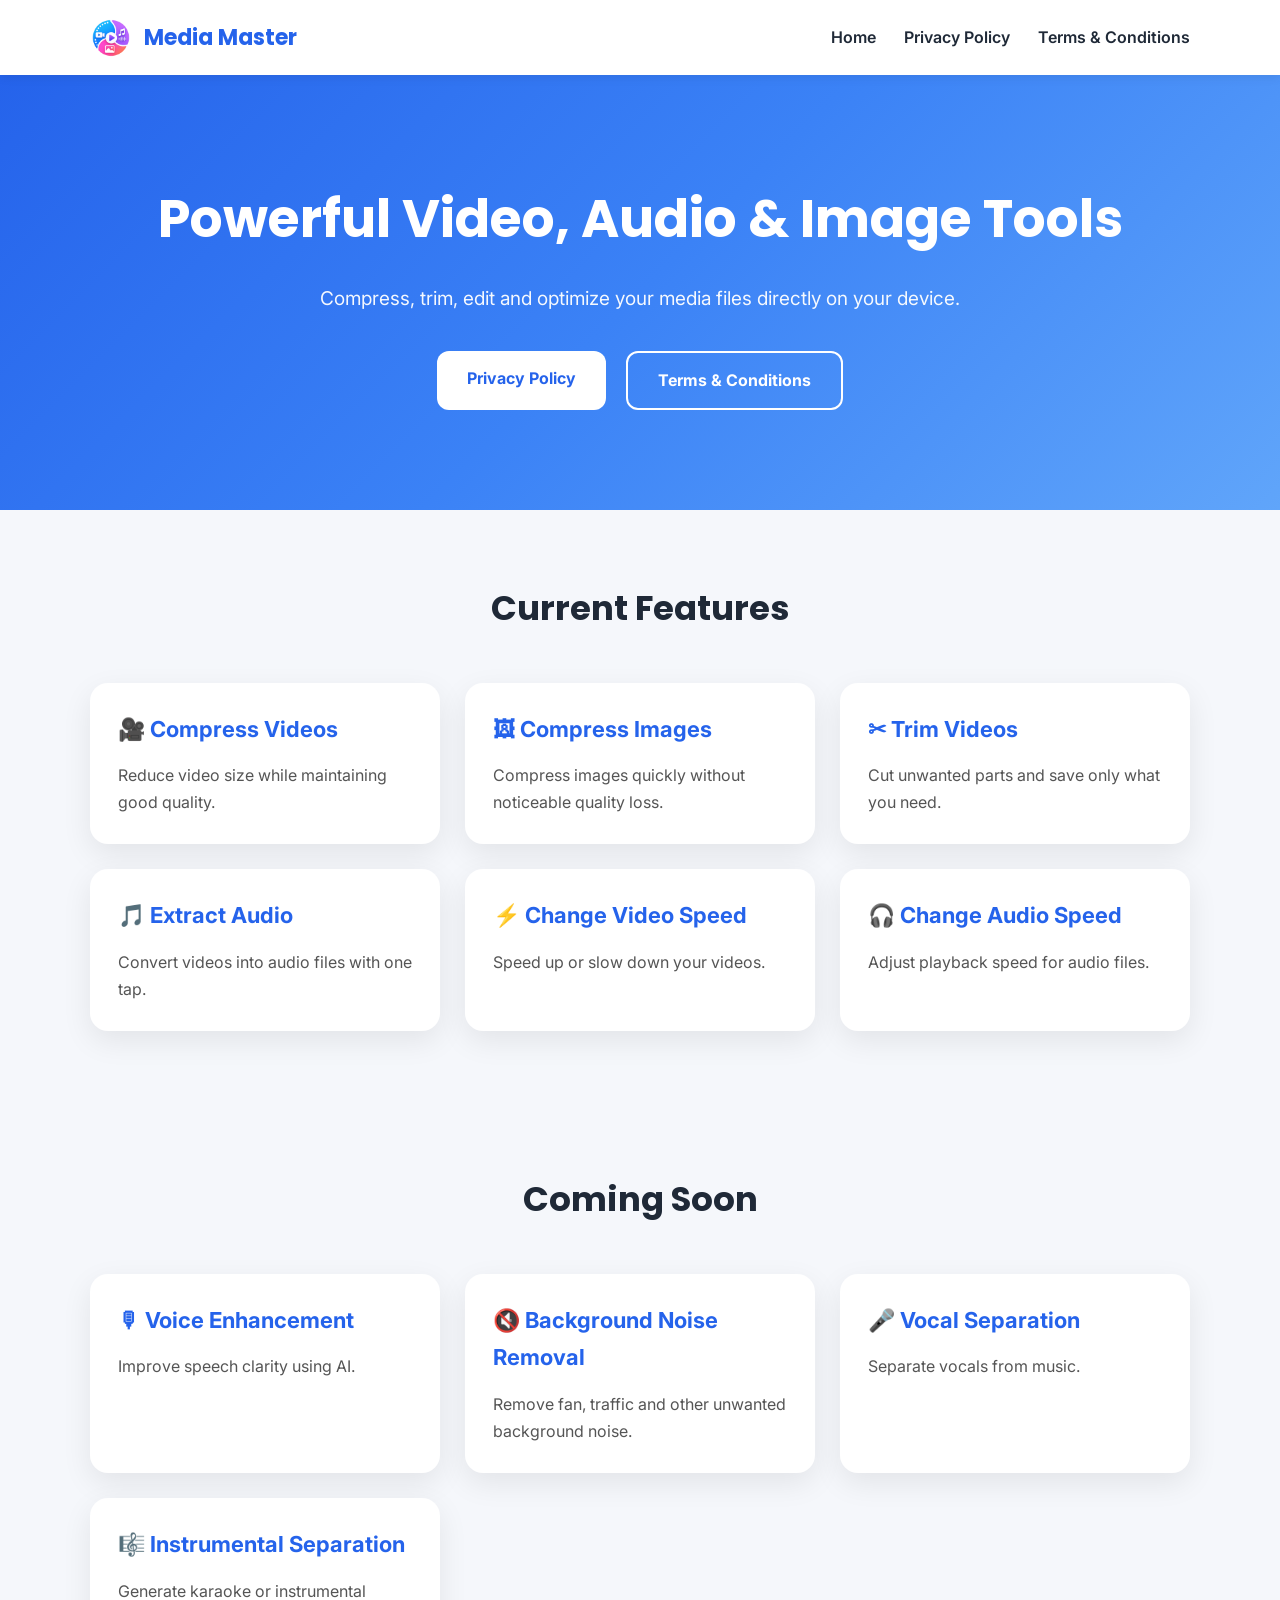
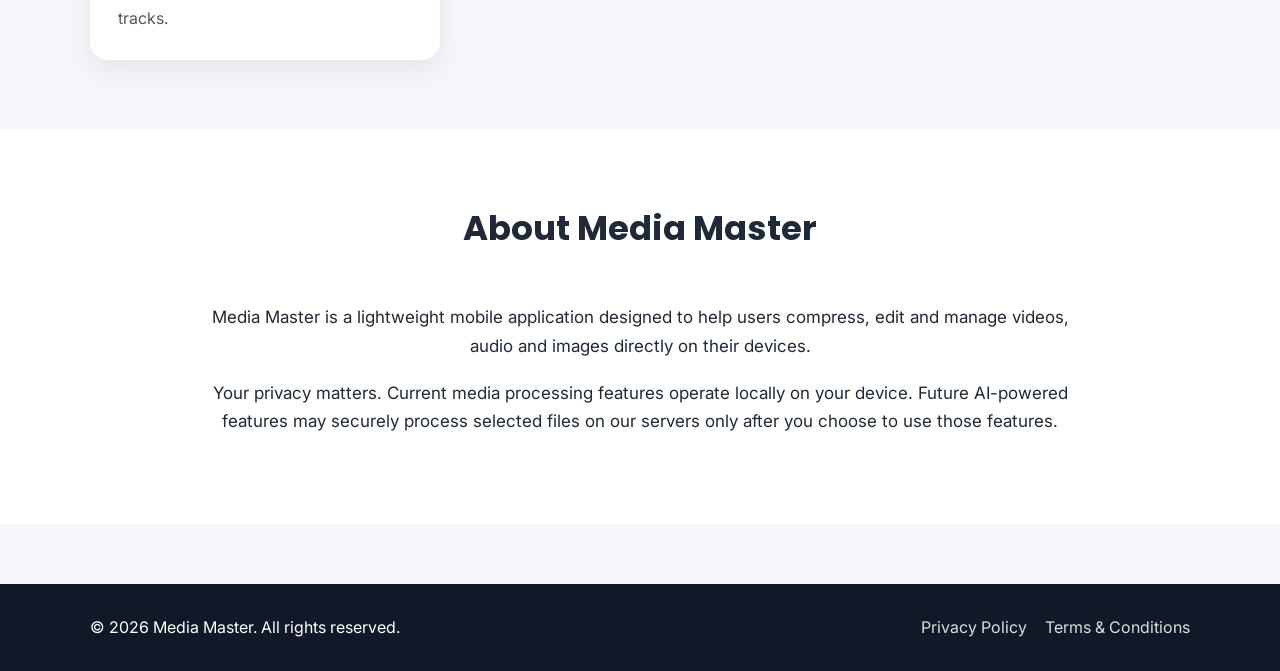
<file: index.html>
<!DOCTYPE html>
<html lang="en">
<head>
    <meta charset="UTF-8">
    <meta name="viewport" content="width=device-width, initial-scale=1.0">
    <title>Media Master | Video, Audio & Image Tools</title>

    <link rel="stylesheet" href="style.css">

    <meta name="description"
        content="Media Master helps you compress videos, compress images, trim videos, extract audio, change speed and more.">

</head>

<body>

<header>

    <div class="container nav">

        <div class="logo">

            <img src="logo.png" alt="Media Master">

            <span>Media Master</span>

        </div>

        <nav>

            <a href="index.html">Home</a>

            <a href="privacy.html">Privacy Policy</a>

            <a href="terms.html">Terms & Conditions</a>

        </nav>

    </div>

</header>

<section class="hero">

    <div class="container">

        <h1>Powerful Video, Audio & Image Tools</h1>

        <p>

            Compress, trim, edit and optimize your media files directly on your
            device.

        </p>

        <div class="buttons">

            <a href="privacy.html" class="btn">Privacy Policy</a>

            <a href="terms.html" class="btn btn-outline">Terms & Conditions</a>

        </div>

    </div>

</section>

<section class="container">

    <h2 class="section-title">Current Features</h2>

    <div class="grid">

        <div class="card">

            <h3>🎥 Compress Videos</h3>

            <p>
                Reduce video size while maintaining good quality.
            </p>

        </div>

        <div class="card">

            <h3>🖼 Compress Images</h3>

            <p>
                Compress images quickly without noticeable quality loss.
            </p>

        </div>

        <div class="card">

            <h3>✂ Trim Videos</h3>

            <p>
                Cut unwanted parts and save only what you need.
            </p>

        </div>

        <div class="card">

            <h3>🎵 Extract Audio</h3>

            <p>
                Convert videos into audio files with one tap.
            </p>

        </div>

        <div class="card">

            <h3>⚡ Change Video Speed</h3>

            <p>
                Speed up or slow down your videos.
            </p>

        </div>

        <div class="card">

            <h3>🎧 Change Audio Speed</h3>

            <p>
                Adjust playback speed for audio files.
            </p>

        </div>

    </div>

</section>

<section class="coming">

    <div class="container">

        <h2 class="section-title">Coming Soon</h2>

        <div class="grid">

            <div class="card">

                <h3>🎙 Voice Enhancement</h3>

                <p>
                    Improve speech clarity using AI.
                </p>

            </div>

            <div class="card">

                <h3>🔇 Background Noise Removal</h3>

                <p>
                    Remove fan, traffic and other unwanted background noise.
                </p>

            </div>

            <div class="card">

                <h3>🎤 Vocal Separation</h3>

                <p>
                    Separate vocals from music.
                </p>

            </div>

            <div class="card">

                <h3>🎼 Instrumental Separation</h3>

                <p>
                    Generate karaoke or instrumental tracks.
                </p>

            </div>

        </div>

    </div>

</section>

<section class="about">

    <div class="container">

        <h2 class="section-title">About Media Master</h2>

        <p>

            Media Master is a lightweight mobile application designed to help
            users compress, edit and manage videos, audio and images directly on
            their devices.

        </p>

        <p>

            Your privacy matters. Current media processing features operate
            locally on your device. Future AI-powered features may securely
            process selected files on our servers only after you choose to use
            those features.

        </p>

    </div>

</section>

<footer>

    <div class="container">

        <p>

            © 2026 Media Master. All rights reserved.

        </p>

        <div class="footer-links">

            <a href="privacy.html">Privacy Policy</a>

            <a href="terms.html">Terms & Conditions</a>

        </div>

    </div>

</footer>

</body>
</html>
</file>
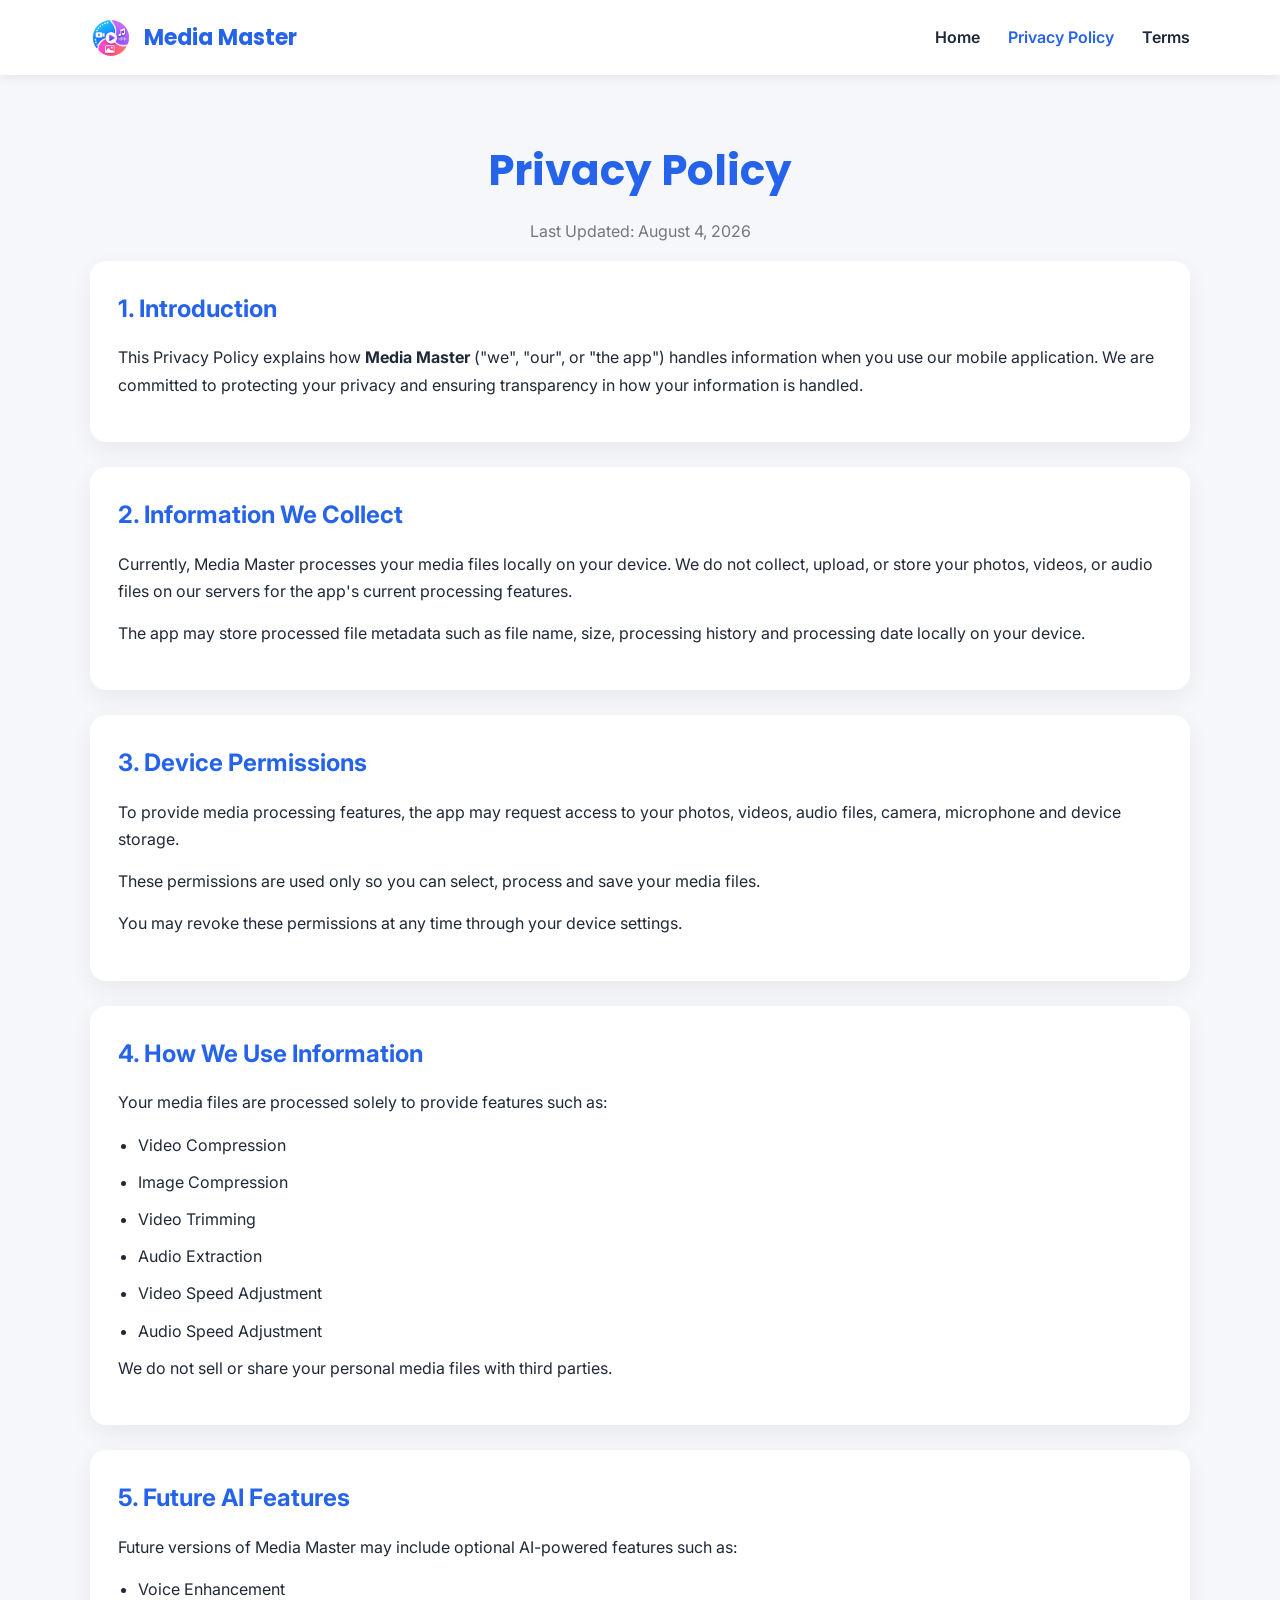
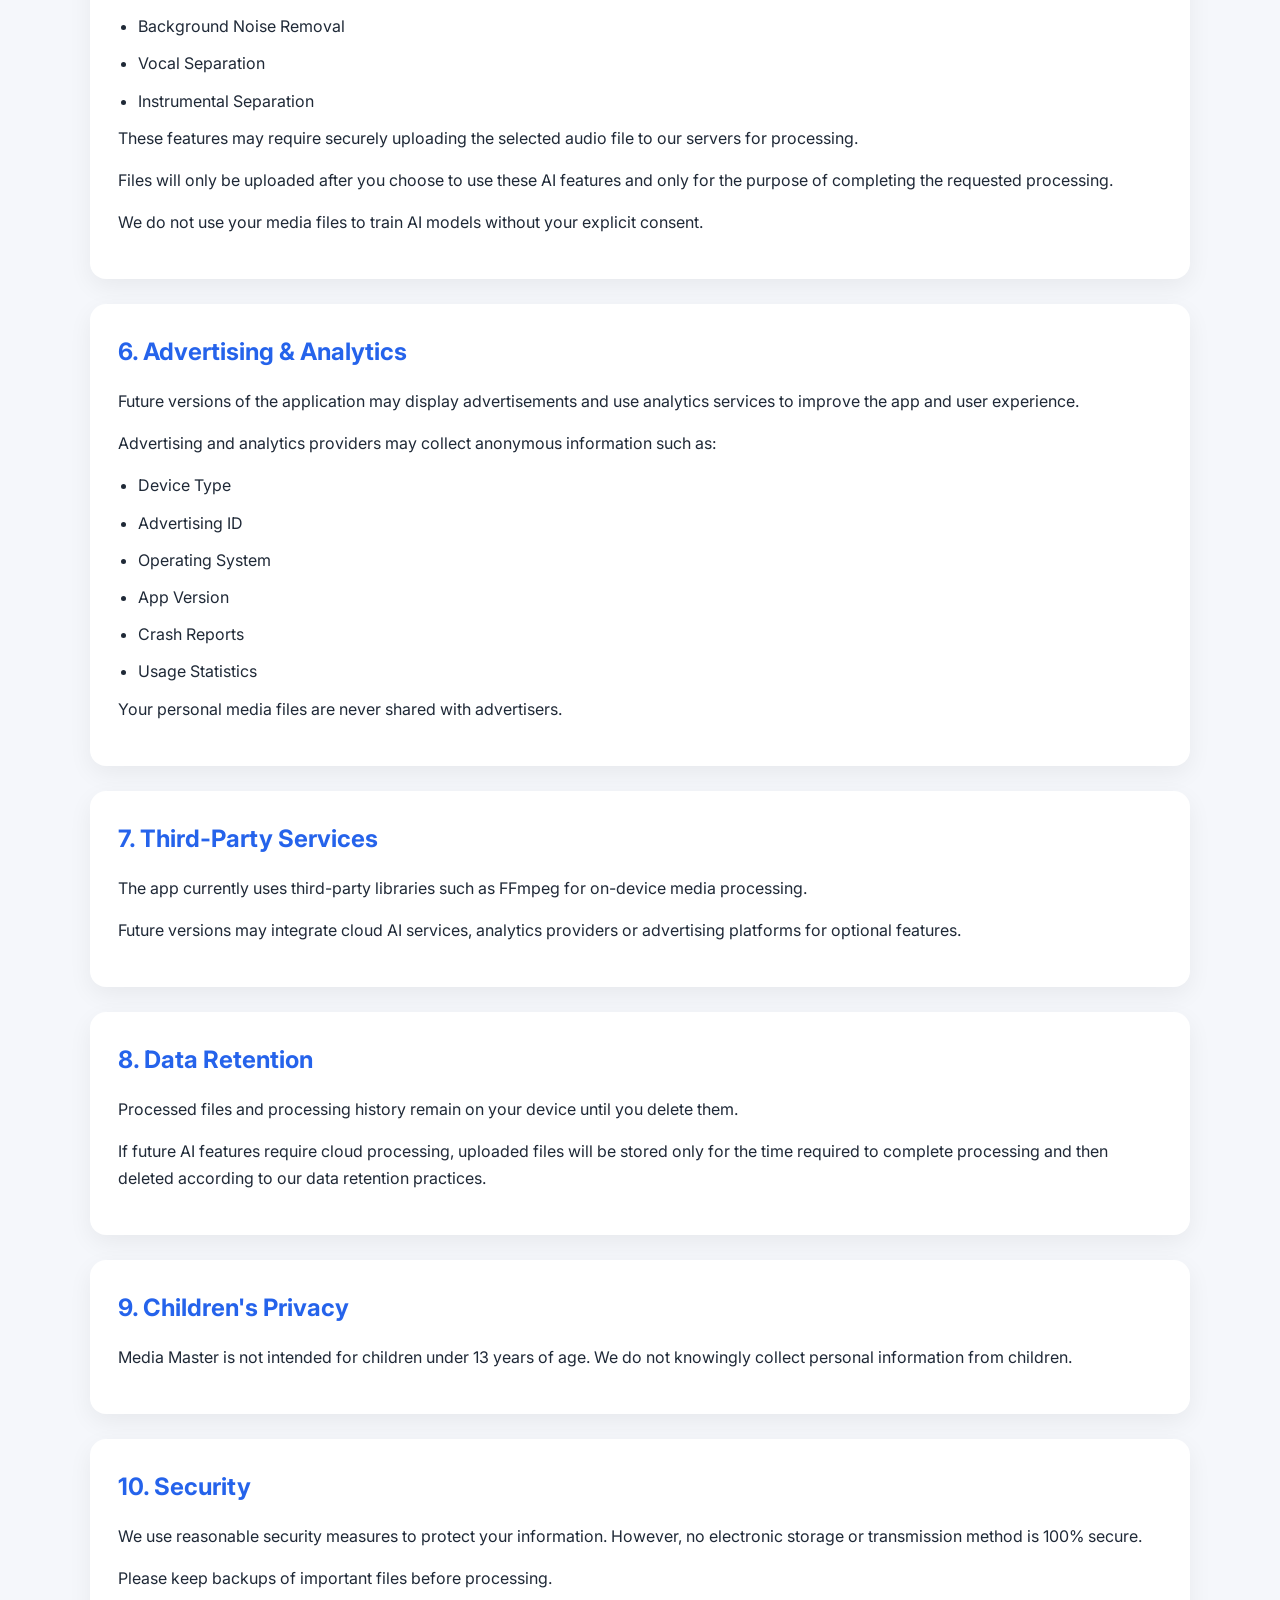
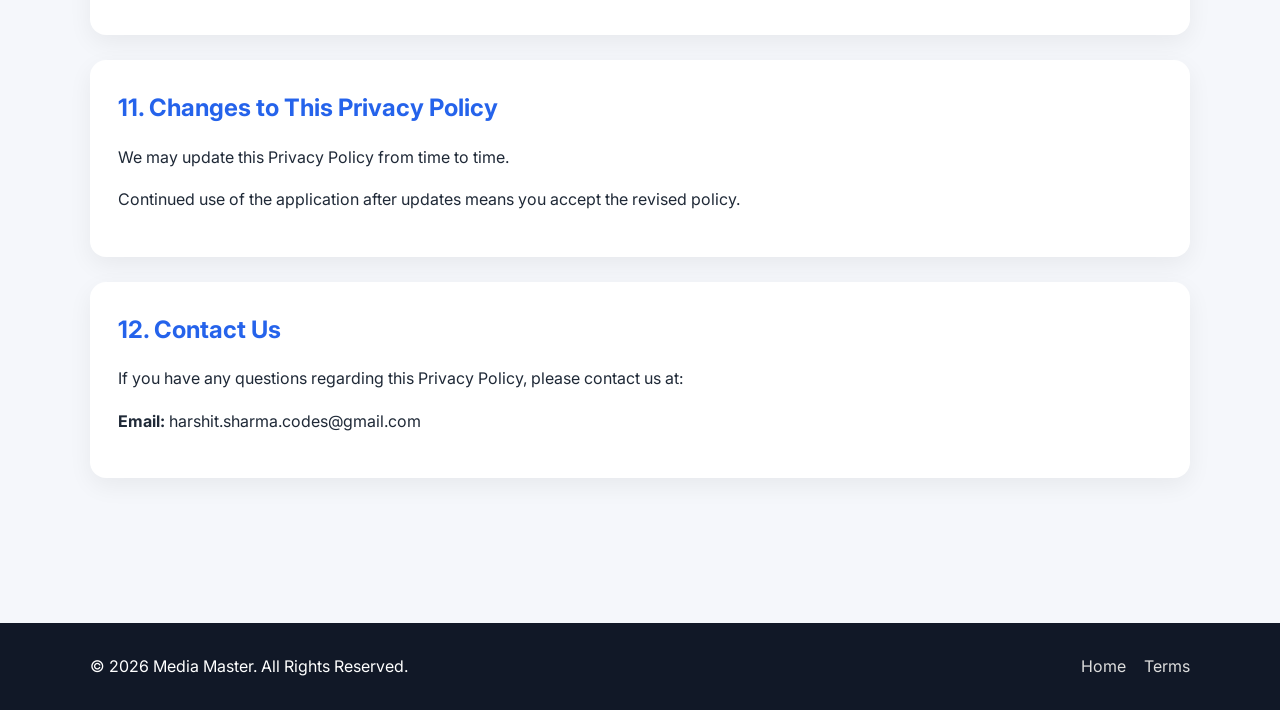
<file: privacy.html>
<!DOCTYPE html>
<html lang="en">

<head>
    <meta charset="UTF-8">
    <meta name="viewport" content="width=device-width, initial-scale=1.0">
    <title>Privacy Policy | Media Master</title>

    <link rel="stylesheet" href="style.css">
</head>

<body>

    <header>

        <div class="container nav">

            <div class="logo">
                <img src="logo.png" alt="Media Master">
                <span>Media Master</span>
            </div>

            <nav>
                <a href="index.html">Home</a>
                <a href="privacy.html" class="active">Privacy Policy</a>
                <a href="terms.html">Terms</a>
            </nav>

        </div>

    </header>

    <main class="container legal-page">

        <h1>Privacy Policy</h1>

        <p class="last-updated">
            Last Updated: August 4, 2026
        </p>

        <section>

            <h2>1. Introduction</h2>

            <p>
                This Privacy Policy explains how <strong>Media Master</strong>
                ("we", "our", or "the app") handles information when you use our
                mobile application. We are committed to protecting your privacy
                and ensuring transparency in how your information is handled.
            </p>

        </section>

        <section>

            <h2>2. Information We Collect</h2>

            <p>
                Currently, Media Master processes your media files locally on
                your device. We do not collect, upload, or store your photos,
                videos, or audio files on our servers for the app's current
                processing features.
            </p>

            <p>
                The app may store processed file metadata such as file name,
                size, processing history and processing date locally on your
                device.
            </p>

        </section>

        <section>

            <h2>3. Device Permissions</h2>

            <p>
                To provide media processing features, the app may request access
                to your photos, videos, audio files, camera, microphone and
                device storage.
            </p>

            <p>
                These permissions are used only so you can select, process and
                save your media files.
            </p>

            <p>
                You may revoke these permissions at any time through your device
                settings.
            </p>

        </section>

        <section>

            <h2>4. How We Use Information</h2>

            <p>
                Your media files are processed solely to provide features such
                as:
            </p>

            <ul>

                <li>Video Compression</li>

                <li>Image Compression</li>

                <li>Video Trimming</li>

                <li>Audio Extraction</li>

                <li>Video Speed Adjustment</li>

                <li>Audio Speed Adjustment</li>

            </ul>

            <p>
                We do not sell or share your personal media files with third
                parties.
            </p>

        </section>

        <section>

            <h2>5. Future AI Features</h2>

            <p>
                Future versions of Media Master may include optional AI-powered
                features such as:
            </p>

            <ul>

                <li>Voice Enhancement</li>

                <li>Background Noise Removal</li>

                <li>Vocal Separation</li>

                <li>Instrumental Separation</li>

            </ul>

            <p>
                These features may require securely uploading the selected audio
                file to our servers for processing.
            </p>

            <p>
                Files will only be uploaded after you choose to use these AI
                features and only for the purpose of completing the requested
                processing.
            </p>

            <p>
                We do not use your media files to train AI models without your
                explicit consent.
            </p>

        </section>

        <section>

            <h2>6. Advertising & Analytics</h2>

            <p>
                Future versions of the application may display advertisements
                and use analytics services to improve the app and user
                experience.
            </p>

            <p>
                Advertising and analytics providers may collect anonymous
                information such as:
            </p>

            <ul>

                <li>Device Type</li>

                <li>Advertising ID</li>

                <li>Operating System</li>

                <li>App Version</li>

                <li>Crash Reports</li>

                <li>Usage Statistics</li>

            </ul>

            <p>
                Your personal media files are never shared with advertisers.
            </p>

        </section>

        <section>

            <h2>7. Third-Party Services</h2>

            <p>
                The app currently uses third-party libraries such as FFmpeg for
                on-device media processing.
            </p>

            <p>
                Future versions may integrate cloud AI services, analytics
                providers or advertising platforms for optional features.
            </p>

        </section>

        <section>

            <h2>8. Data Retention</h2>

            <p>
                Processed files and processing history remain on your device
                until you delete them.
            </p>

            <p>
                If future AI features require cloud processing, uploaded files
                will be stored only for the time required to complete processing
                and then deleted according to our data retention practices.
            </p>

        </section>

        <section>

            <h2>9. Children's Privacy</h2>

            <p>
                Media Master is not intended for children under 13 years of age.
                We do not knowingly collect personal information from children.
            </p>

        </section>

        <section>

            <h2>10. Security</h2>

            <p>
                We use reasonable security measures to protect your information.
                However, no electronic storage or transmission method is 100%
                secure.
            </p>

            <p>
                Please keep backups of important files before processing.
            </p>

        </section>

        <section>

            <h2>11. Changes to This Privacy Policy</h2>

            <p>
                We may update this Privacy Policy from time to time.
            </p>

            <p>
                Continued use of the application after updates means you accept
                the revised policy.
            </p>

        </section>

        <section>

            <h2>12. Contact Us</h2>

<p>
    If you have any questions regarding this Privacy Policy, please contact us at:
</p>

<p>
    <strong>Email:</strong>
    <a href="mailto:harshit.sharma.codes@gmail.com">
        harshit.sharma.codes@gmail.com
    </a>
</p>

        </section>

    </main>

    <footer>

        <div class="container">

            <p>© 2026 Media Master. All Rights Reserved.</p>

            <div class="footer-links">
                <a href="index.html">Home</a>
                <a href="terms.html">Terms</a>
            </div>

        </div>

    </footer>

</body>

</html>
</file>
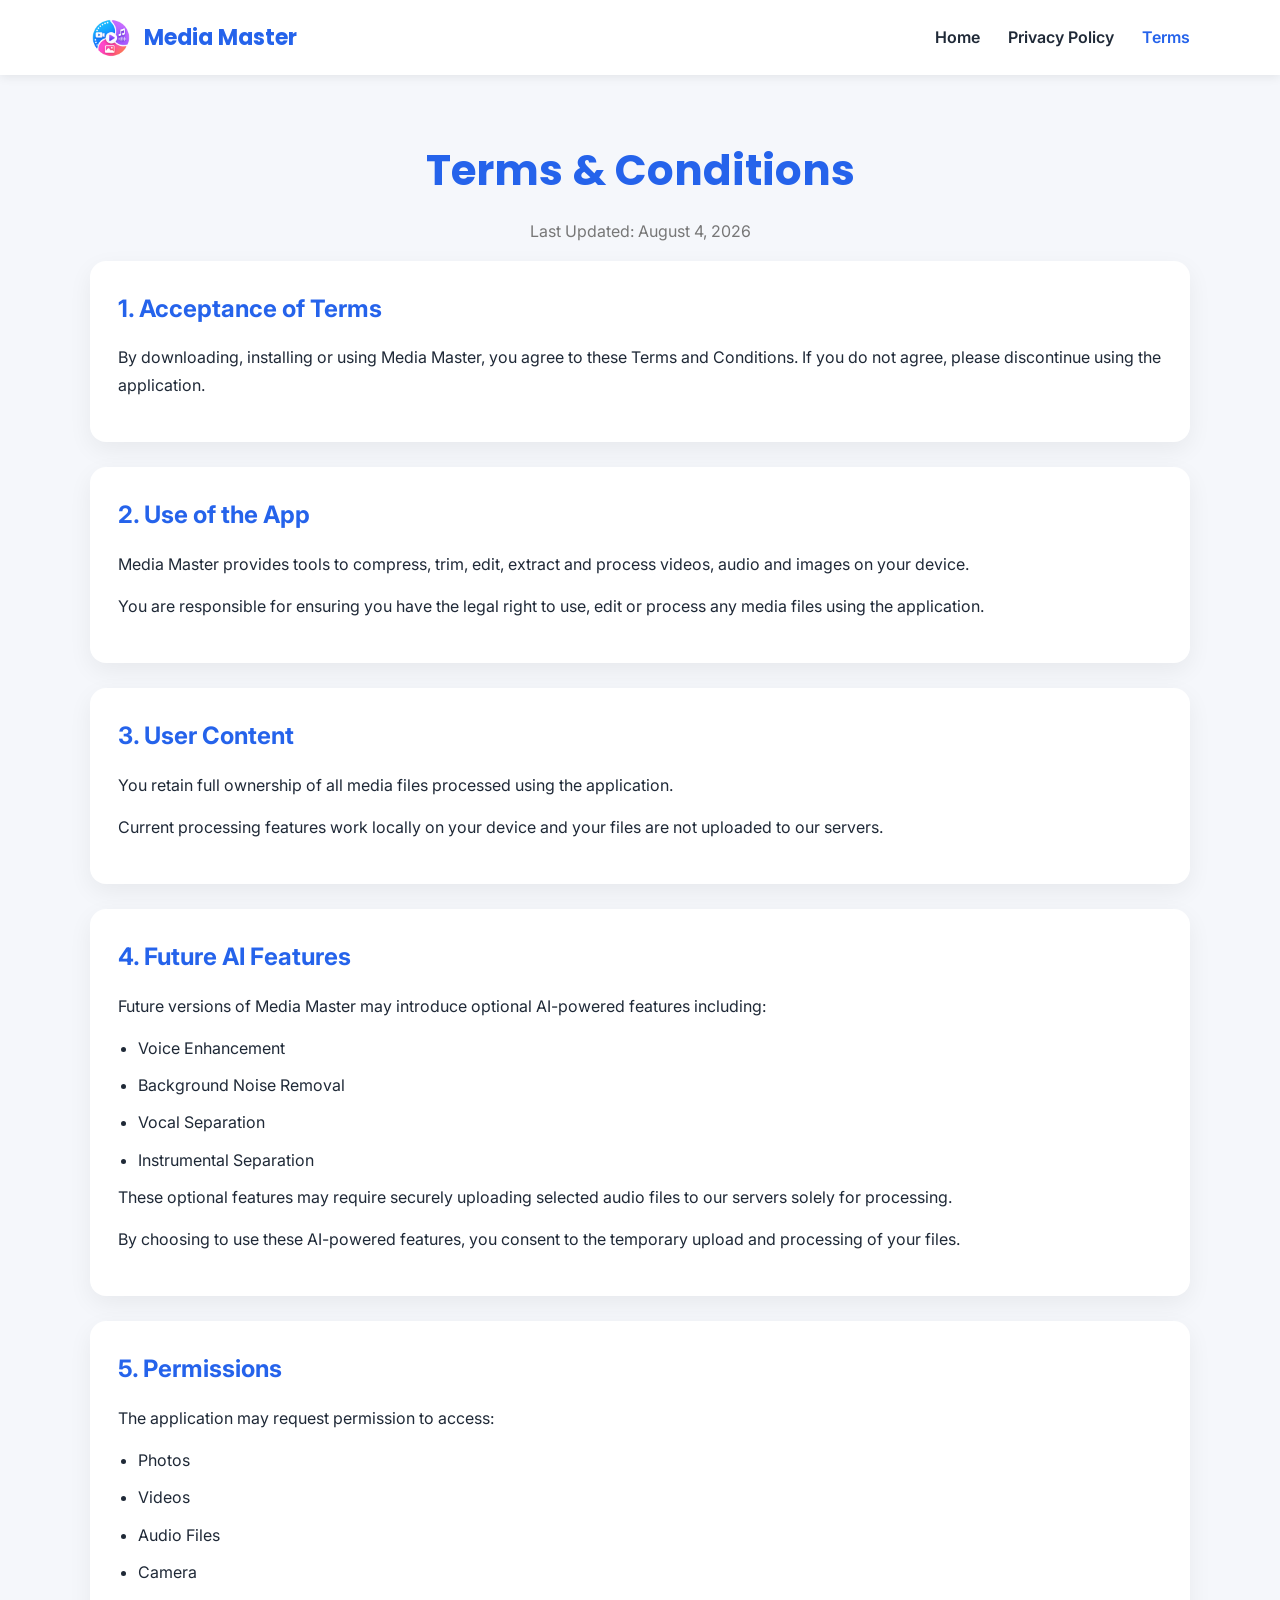
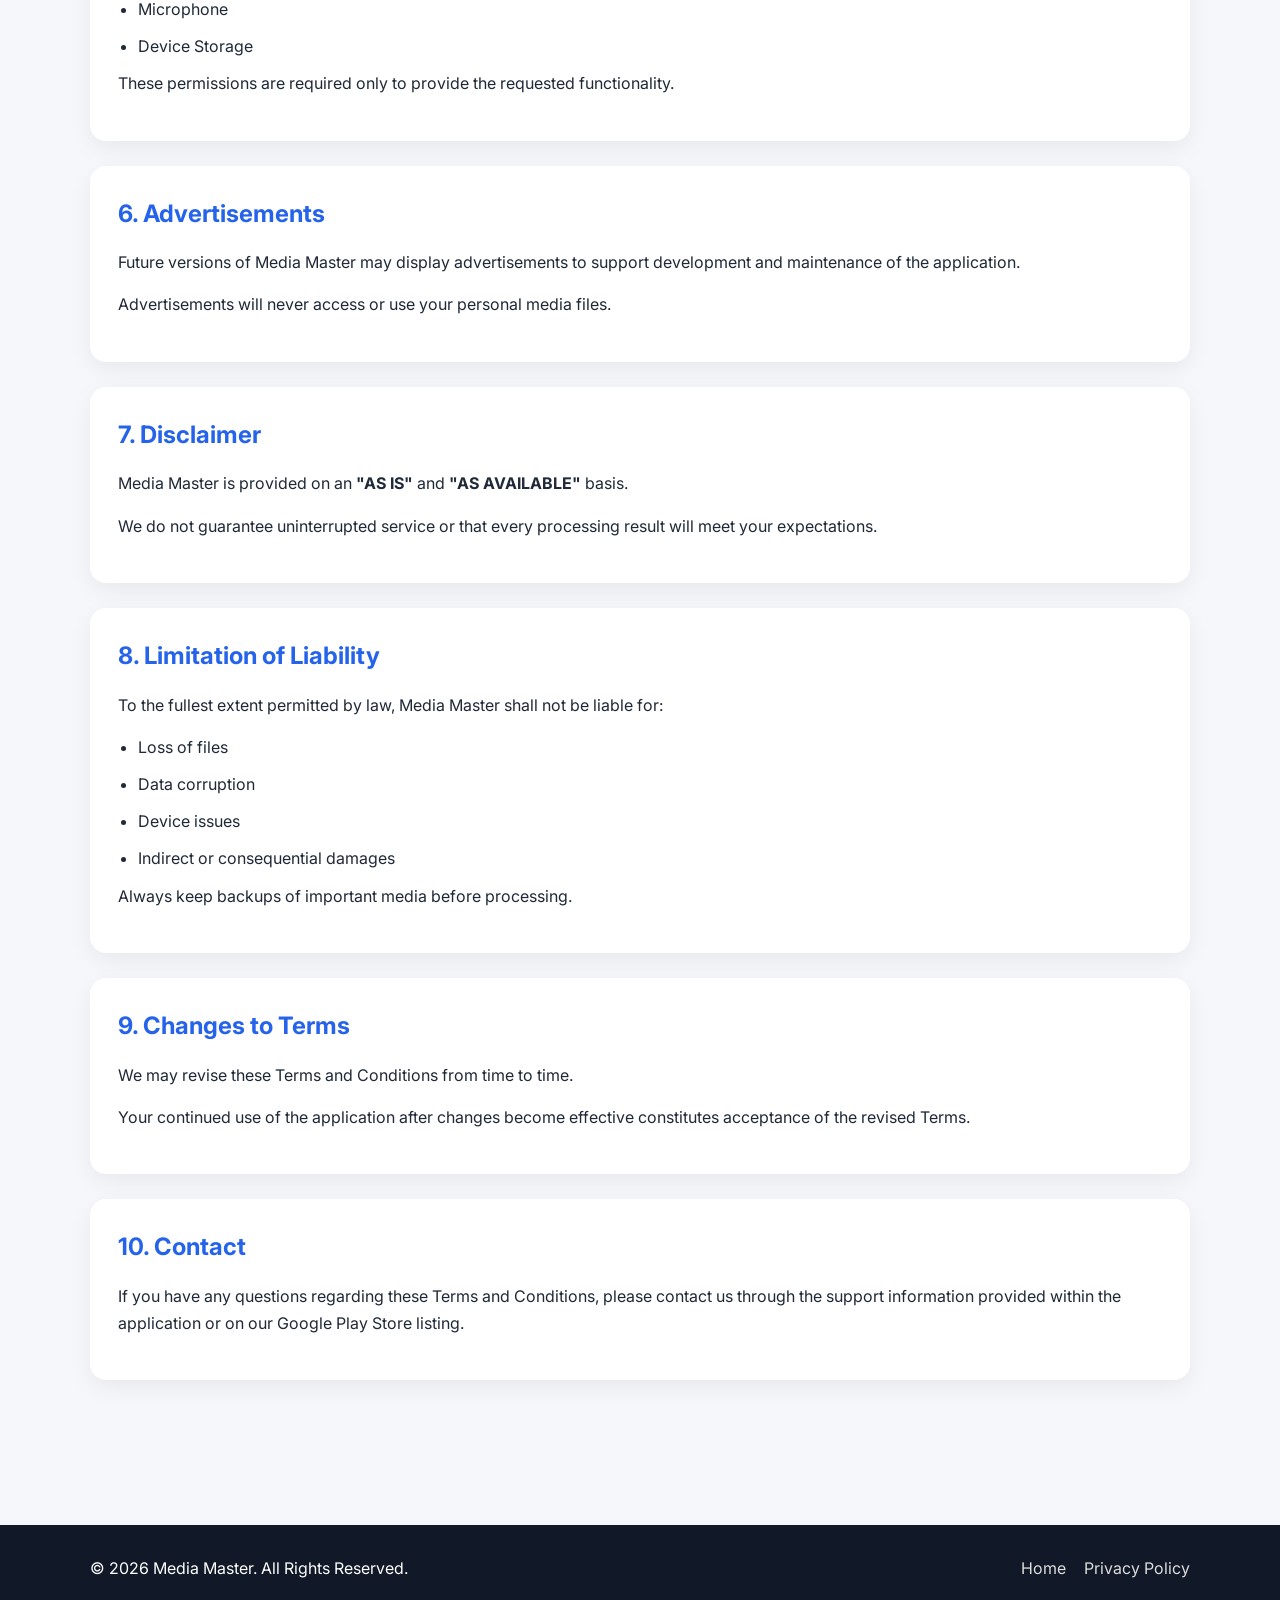
<file: terms.html>
<!DOCTYPE html>
<html lang="en">

<head>

    <meta charset="UTF-8">

    <meta name="viewport" content="width=device-width, initial-scale=1.0">

    <title>Terms & Conditions | Media Master</title>

    <link rel="stylesheet" href="style.css">

</head>

<body>

<header>

    <div class="container nav">

        <div class="logo">

            <img src="logo.png" alt="Media Master">

            <span>Media Master</span>

        </div>

        <nav>

            <a href="index.html">Home</a>

            <a href="privacy.html">Privacy Policy</a>

            <a href="terms.html" class="active">Terms</a>

        </nav>

    </div>

</header>

<main class="container legal-page">

<h1>Terms & Conditions</h1>

<p class="last-updated">
Last Updated: August 4, 2026
</p>

<section>

<h2>1. Acceptance of Terms</h2>

<p>

By downloading, installing or using Media Master, you agree to these Terms and Conditions. If you do not agree, please discontinue using the application.

</p>

</section>

<section>

<h2>2. Use of the App</h2>

<p>

Media Master provides tools to compress, trim, edit, extract and process videos, audio and images on your device.

</p>

<p>

You are responsible for ensuring you have the legal right to use, edit or process any media files using the application.

</p>

</section>

<section>

<h2>3. User Content</h2>

<p>

You retain full ownership of all media files processed using the application.

</p>

<p>

Current processing features work locally on your device and your files are not uploaded to our servers.

</p>

</section>

<section>

<h2>4. Future AI Features</h2>

<p>

Future versions of Media Master may introduce optional AI-powered features including:

</p>

<ul>

<li>Voice Enhancement</li>

<li>Background Noise Removal</li>

<li>Vocal Separation</li>

<li>Instrumental Separation</li>

</ul>

<p>

These optional features may require securely uploading selected audio files to our servers solely for processing.

</p>

<p>

By choosing to use these AI-powered features, you consent to the temporary upload and processing of your files.

</p>

</section>

<section>

<h2>5. Permissions</h2>

<p>

The application may request permission to access:

</p>

<ul>

<li>Photos</li>

<li>Videos</li>

<li>Audio Files</li>

<li>Camera</li>

<li>Microphone</li>

<li>Device Storage</li>

</ul>

<p>

These permissions are required only to provide the requested functionality.

</p>

</section>

<section>

<h2>6. Advertisements</h2>

<p>

Future versions of Media Master may display advertisements to support development and maintenance of the application.

</p>

<p>

Advertisements will never access or use your personal media files.

</p>

</section>

<section>

<h2>7. Disclaimer</h2>

<p>

Media Master is provided on an <strong>"AS IS"</strong> and <strong>"AS AVAILABLE"</strong> basis.

</p>

<p>

We do not guarantee uninterrupted service or that every processing result will meet your expectations.

</p>

</section>

<section>

<h2>8. Limitation of Liability</h2>

<p>

To the fullest extent permitted by law, Media Master shall not be liable for:

</p>

<ul>

<li>Loss of files</li>

<li>Data corruption</li>

<li>Device issues</li>

<li>Indirect or consequential damages</li>

</ul>

<p>

Always keep backups of important media before processing.

</p>

</section>

<section>

<h2>9. Changes to Terms</h2>

<p>

We may revise these Terms and Conditions from time to time.

</p>

<p>

Your continued use of the application after changes become effective constitutes acceptance of the revised Terms.

</p>

</section>

<section>

<h2>10. Contact</h2>

<p>

If you have any questions regarding these Terms and Conditions, please contact us through the support information provided within the application or on our Google Play Store listing.

</p>

</section>

</main>

<footer>

<div class="container">

<p>

© 2026 Media Master. All Rights Reserved.

</p>

<div class="footer-links">

<a href="index.html">Home</a>

<a href="privacy.html">Privacy Policy</a>

</div>

</div>

</footer>

</body>

</html>
</file>
<file: style.css>
/* ===========================
   Google Font
=========================== */

@import url('https://fonts.googleapis.com/css2?family=Inter:wght@300;400;500;600;700&family=Poppins:wght@600;700&display=swap');

/* ===========================
   Reset
=========================== */

*{
    margin:0;
    padding:0;
    box-sizing:border-box;
}

html{
    scroll-behavior:smooth;
}

body{
    font-family:'Inter',sans-serif;
    background:#f5f7fb;
    color:#1f2937;
    line-height:1.7;
}

a{
    text-decoration:none;
    color:inherit;
}

img{
    max-width:100%;
    display:block;
}

ul{
    padding-left:20px;
}

/* ===========================
   Container
=========================== */

.container{
    width:90%;
    max-width:1100px;
    margin:auto;
}

/* ===========================
   Header
=========================== */

header{
    background:#ffffff;
    position:sticky;
    top:0;
    z-index:100;
    box-shadow:0 2px 10px rgba(0,0,0,.08);
}

.nav{
    height:75px;
    display:flex;
    align-items:center;
    justify-content:space-between;
}

.logo{
    display:flex;
    align-items:center;
    gap:12px;
}

.logo img{
    width:42px;
    height:42px;
}

.logo span{
    font-size:22px;
    font-weight:700;
    font-family:'Poppins',sans-serif;
    color:#2563eb;
}

nav{
    display:flex;
    gap:28px;
}

nav a{
    font-weight:600;
    transition:.25s;
}

nav a:hover,
nav a.active{
    color:#2563eb;
}

/* ===========================
   Hero
=========================== */

.hero{

    padding:100px 20px;

    text-align:center;

    background:linear-gradient(135deg,#2563eb,#3b82f6,#60a5fa);

    color:white;

}

.hero h1{

    font-size:52px;

    margin-bottom:20px;

    font-family:'Poppins',sans-serif;

}

.hero p{

    max-width:720px;

    margin:auto;

    font-size:19px;

    opacity:.95;

}

.buttons{

    margin-top:35px;

    display:flex;

    justify-content:center;

    gap:20px;

    flex-wrap:wrap;

}

.btn{

    background:white;

    color:#2563eb;

    padding:14px 30px;

    border-radius:12px;

    font-weight:700;

    transition:.3s;

}

.btn:hover{

    transform:translateY(-3px);

    box-shadow:0 12px 25px rgba(0,0,0,.18);

}

.btn-outline{

    background:transparent;

    color:white;

    border:2px solid white;

}

/* ===========================
   Sections
=========================== */

section{

    padding:70px 0;

}

.section-title{

    text-align:center;

    font-size:34px;

    margin-bottom:45px;

    font-family:'Poppins',sans-serif;

}

/* ===========================
   Cards
=========================== */

.grid{

    display:grid;

    grid-template-columns:repeat(auto-fit,minmax(270px,1fr));

    gap:25px;

}

.card{

    background:white;

    border-radius:18px;

    padding:28px;

    box-shadow:0 10px 30px rgba(0,0,0,.08);

    transition:.3s;

}

.card:hover{

    transform:translateY(-8px);

    box-shadow:0 20px 40px rgba(0,0,0,.12);

}

.card h3{

    margin-bottom:14px;

    color:#2563eb;

    font-size:22px;

}

.card p{

    color:#555;

}

/* ===========================
   About
=========================== */

.about{

    background:white;

}

.about p{

    max-width:900px;

    margin:18px auto;

    text-align:center;

    font-size:17px;

}

/* ===========================
   Legal Pages
=========================== */

.legal-page{

    padding:60px 0;

}

.legal-page h1{

    text-align:center;

    margin-bottom:12px;

    font-size:42px;

    color:#2563eb;

    font-family:'Poppins',sans-serif;

}

.last-updated{

    text-align:center;

    color:#777;

    margin-bottom:50px;

}

.legal-page section{

    background:white;

    margin-bottom:25px;

    padding:28px;

    border-radius:16px;

    box-shadow:0 8px 25px rgba(0,0,0,.06);

}

.legal-page h2{

    color:#2563eb;

    margin-bottom:15px;

}

.legal-page p{

    margin-bottom:15px;

}

.legal-page li{

    margin-bottom:10px;

}

/* ===========================
   Footer
=========================== */

footer{

    background:#111827;

    color:white;

    padding:30px 20px;

    margin-top:60px;

}

footer .container{

    display:flex;

    justify-content:space-between;

    align-items:center;

    flex-wrap:wrap;

    gap:15px;

}

.footer-links{

    display:flex;

    gap:18px;

}

.footer-links a{

    color:#ddd;

}

.footer-links a:hover{

    color:white;

}

/* ===========================
   Responsive
=========================== */

@media(max-width:768px){

.hero h1{

font-size:36px;

}

.hero p{

font-size:16px;

}

.nav{

flex-direction:column;

height:auto;

padding:18px 0;

}

nav{

margin-top:15px;

gap:18px;

flex-wrap:wrap;

justify-content:center;

}

.section-title{

font-size:28px;

}

.legal-page h1{

font-size:32px;

}

footer .container{

flex-direction:column;

text-align:center;

}

}
</file>
